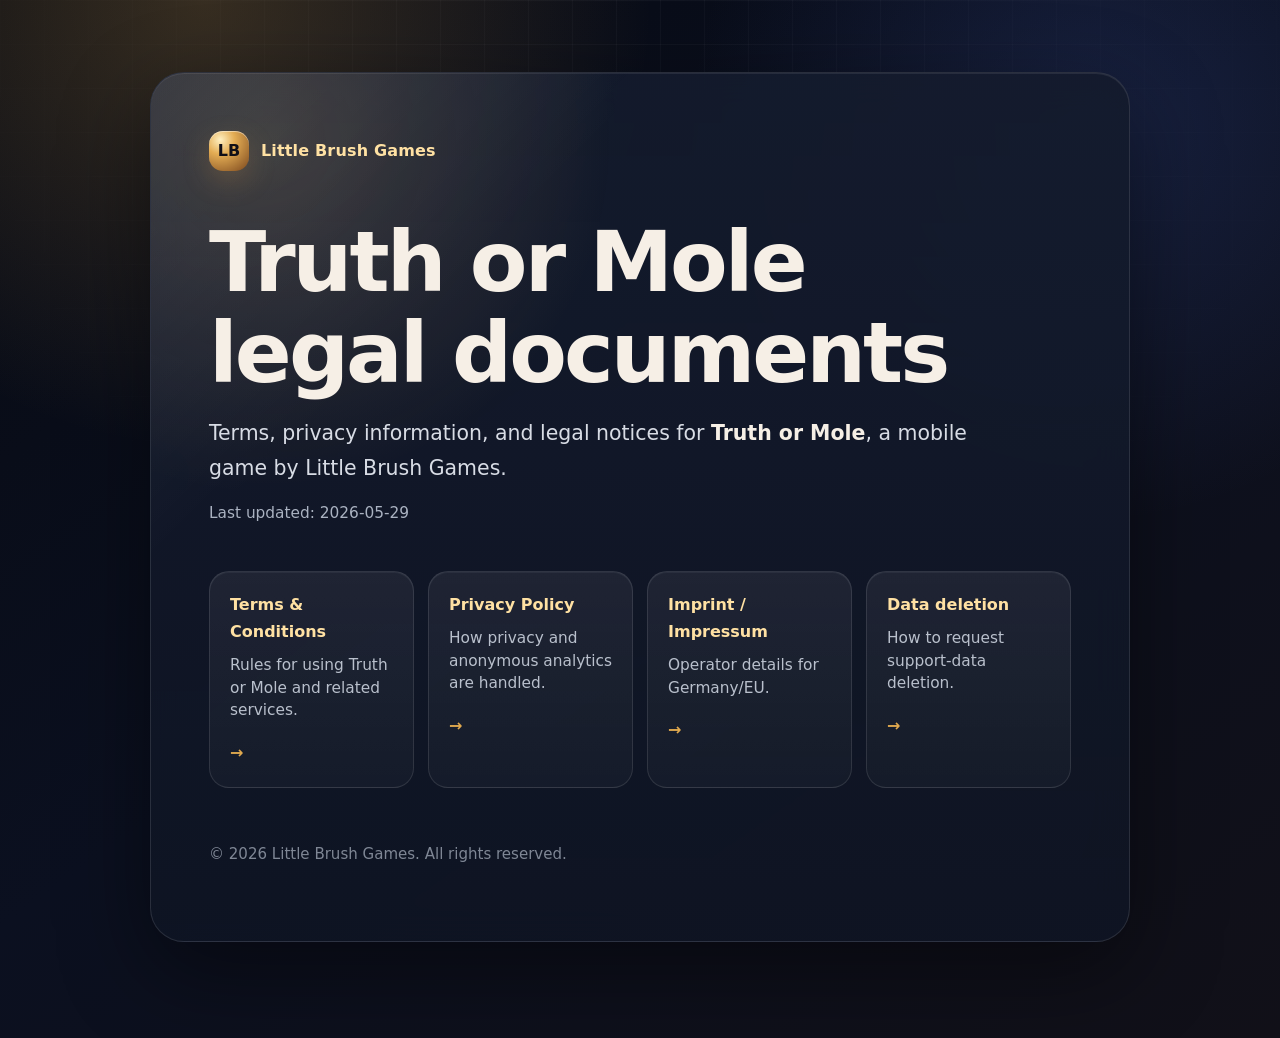
<file: index.html>
<!doctype html>
<html lang="en">
<head>
  <meta charset="utf-8">
  <meta name="viewport" content="width=device-width, initial-scale=1">
  <title>Truth or Mole — Legal</title>
  <meta name="description" content="Legal documents for Truth or Mole by Little Brush Games.">
  <link rel="canonical" href="https://legal.littlebrushgames.com/">
  <meta property="og:title" content="Truth or Mole — Legal">
  <meta property="og:description" content="Legal documents for Truth or Mole by Little Brush Games.">
  <meta property="og:type" content="website">
  <meta property="og:url" content="https://legal.littlebrushgames.com/">
  <meta property="og:site_name" content="Little Brush Games">
  <meta name="twitter:card" content="summary">
  <link rel="stylesheet" href="styles.css?v=20260529-typography2">
</head>
<body>
  <main class="wrapper">
    <section class="card">
      <div class="brand"><span class="brand-mark">LB</span> Little Brush Games</div>
      <h1>Truth or Mole legal documents</h1>
      <p class="lead">Terms, privacy information, and legal notices for <strong>Truth or Mole</strong>, a mobile game by Little Brush Games.</p>
      <p class="meta">Last updated: 2026-05-29</p>

      <nav class="nav" aria-label="Legal documents">
        <a href="terms.html">Terms &amp; Conditions <span>Rules for using Truth or Mole and related services.</span></a>
        <a href="privacy.html">Privacy Policy <span>How privacy and anonymous analytics are handled.</span></a>
        <a href="imprint.html">Imprint / Impressum <span>Operator details for Germany/EU.</span></a>
        <a href="data-deletion.html">Data deletion <span>How to request support-data deletion.</span></a>
      </nav>

      <p class="footer">© 2026 Little Brush Games. All rights reserved.</p>
    </section>
  </main>
</body>
</html>
</file>
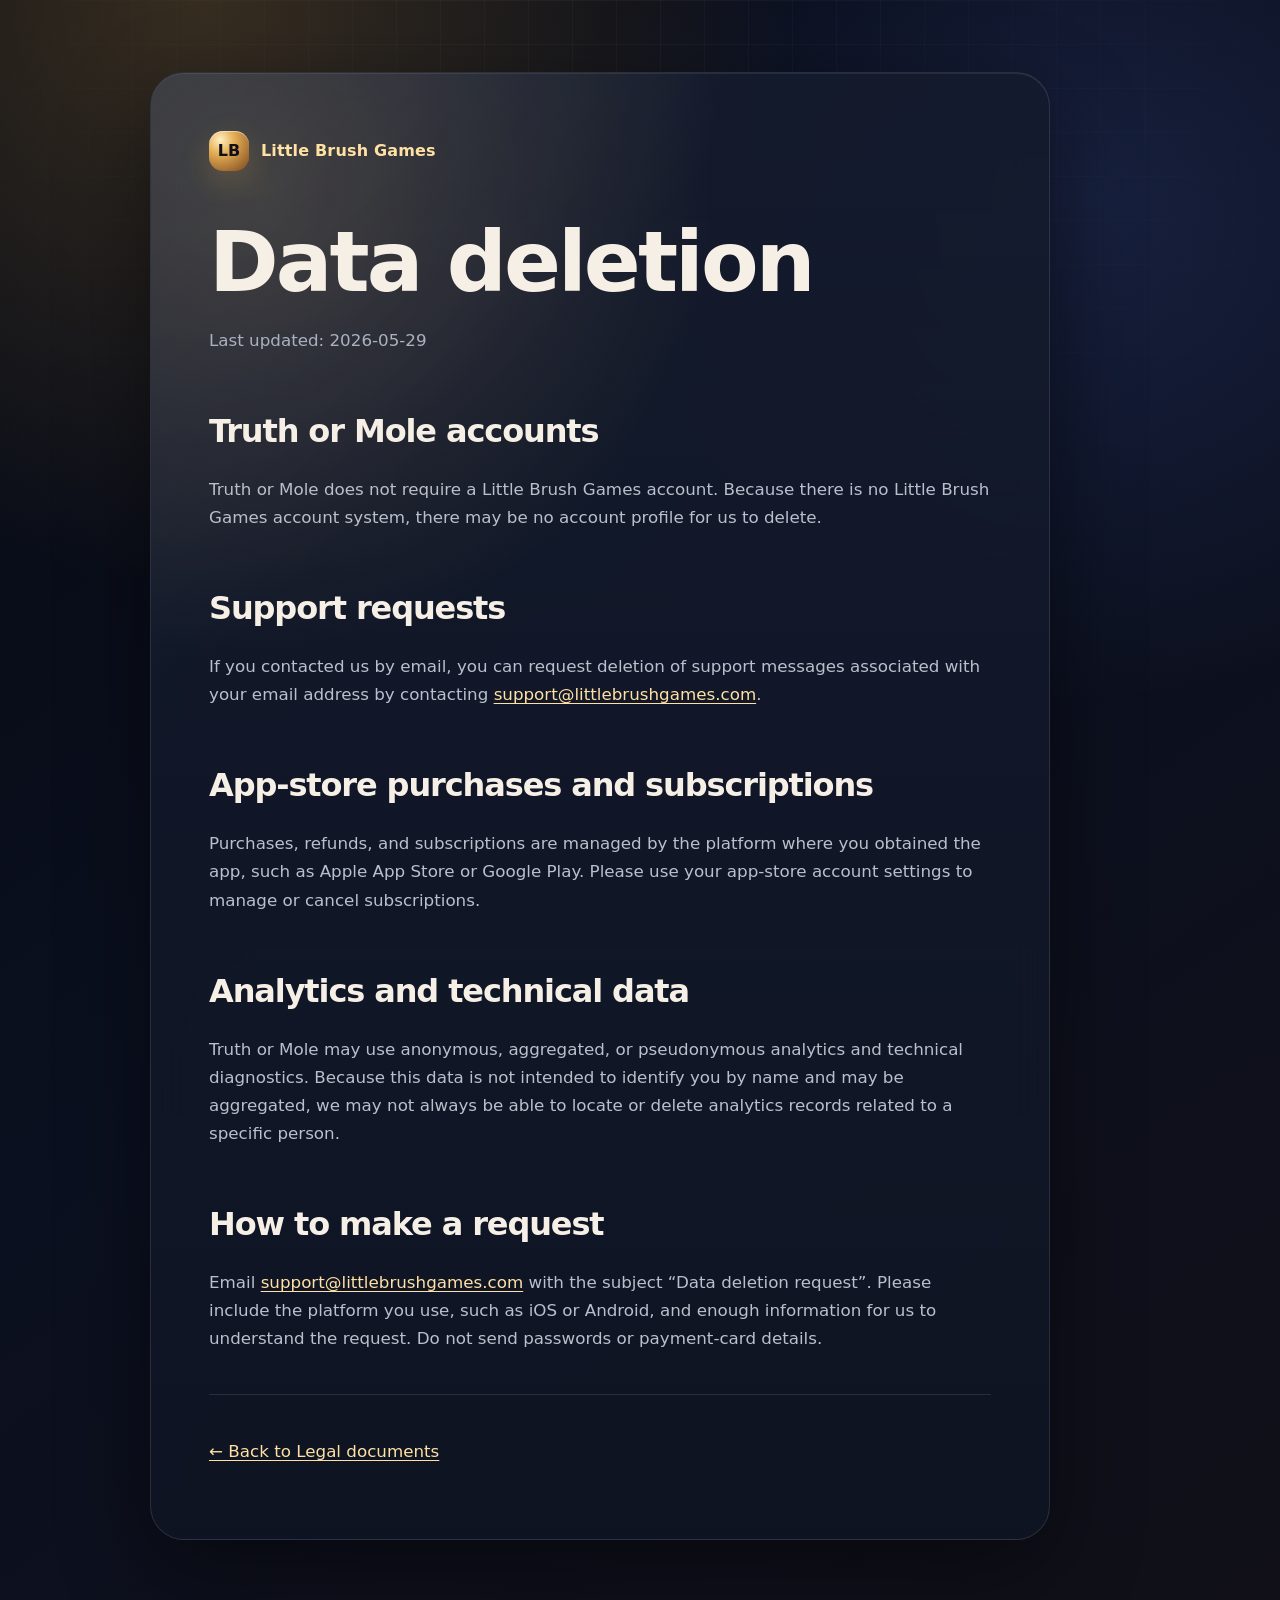
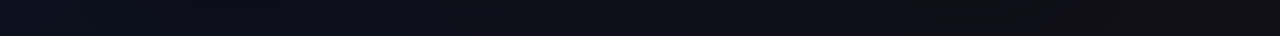
<file: data-deletion.html>
<!doctype html>
<html lang="en">
<head>
  <meta charset="utf-8">
  <meta name="viewport" content="width=device-width, initial-scale=1">
  <title>Data Deletion — Truth or Mole</title>
  <meta name="description" content="How to request data deletion for Truth or Mole by Little Brush Games.">
  <link rel="canonical" href="https://legal.littlebrushgames.com/data-deletion.html">
  <meta property="og:title" content="Data Deletion — Truth or Mole">
  <meta property="og:description" content="How to request data deletion for Truth or Mole by Little Brush Games.">
  <meta property="og:type" content="article">
  <meta property="og:url" content="https://legal.littlebrushgames.com/data-deletion.html">
  <meta property="og:site_name" content="Little Brush Games">
  <meta name="twitter:card" content="summary">
  <link rel="stylesheet" href="styles.css?v=20260529-typography2">
</head>
<body>
  <main class="wrapper">
    <article class="card">
      <div class="brand"><span class="brand-mark">LB</span> Little Brush Games</div>
      <h1>Data deletion</h1>
      <p class="meta">Last updated: 2026-05-29</p>

      <h2>Truth or Mole accounts</h2>
      <p>Truth or Mole does not require a Little Brush Games account. Because there is no Little Brush Games account system, there may be no account profile for us to delete.</p>

      <h2>Support requests</h2>
      <p>If you contacted us by email, you can request deletion of support messages associated with your email address by contacting <a href="mailto:support@littlebrushgames.com">support@littlebrushgames.com</a>.</p>

      <h2>App-store purchases and subscriptions</h2>
      <p>Purchases, refunds, and subscriptions are managed by the platform where you obtained the app, such as Apple App Store or Google Play. Please use your app-store account settings to manage or cancel subscriptions.</p>

      <h2>Analytics and technical data</h2>
      <p>Truth or Mole may use anonymous, aggregated, or pseudonymous analytics and technical diagnostics. Because this data is not intended to identify you by name and may be aggregated, we may not always be able to locate or delete analytics records related to a specific person.</p>

      <h2>How to make a request</h2>
      <p>Email <a href="mailto:support@littlebrushgames.com">support@littlebrushgames.com</a> with the subject “Data deletion request”. Please include the platform you use, such as iOS or Android, and enough information for us to understand the request. Do not send passwords or payment-card details.</p>

      <hr>
      <p><a href="index.html">← Back to Legal documents</a></p>
    </article>
  </main>
</body>
</html>
</file>
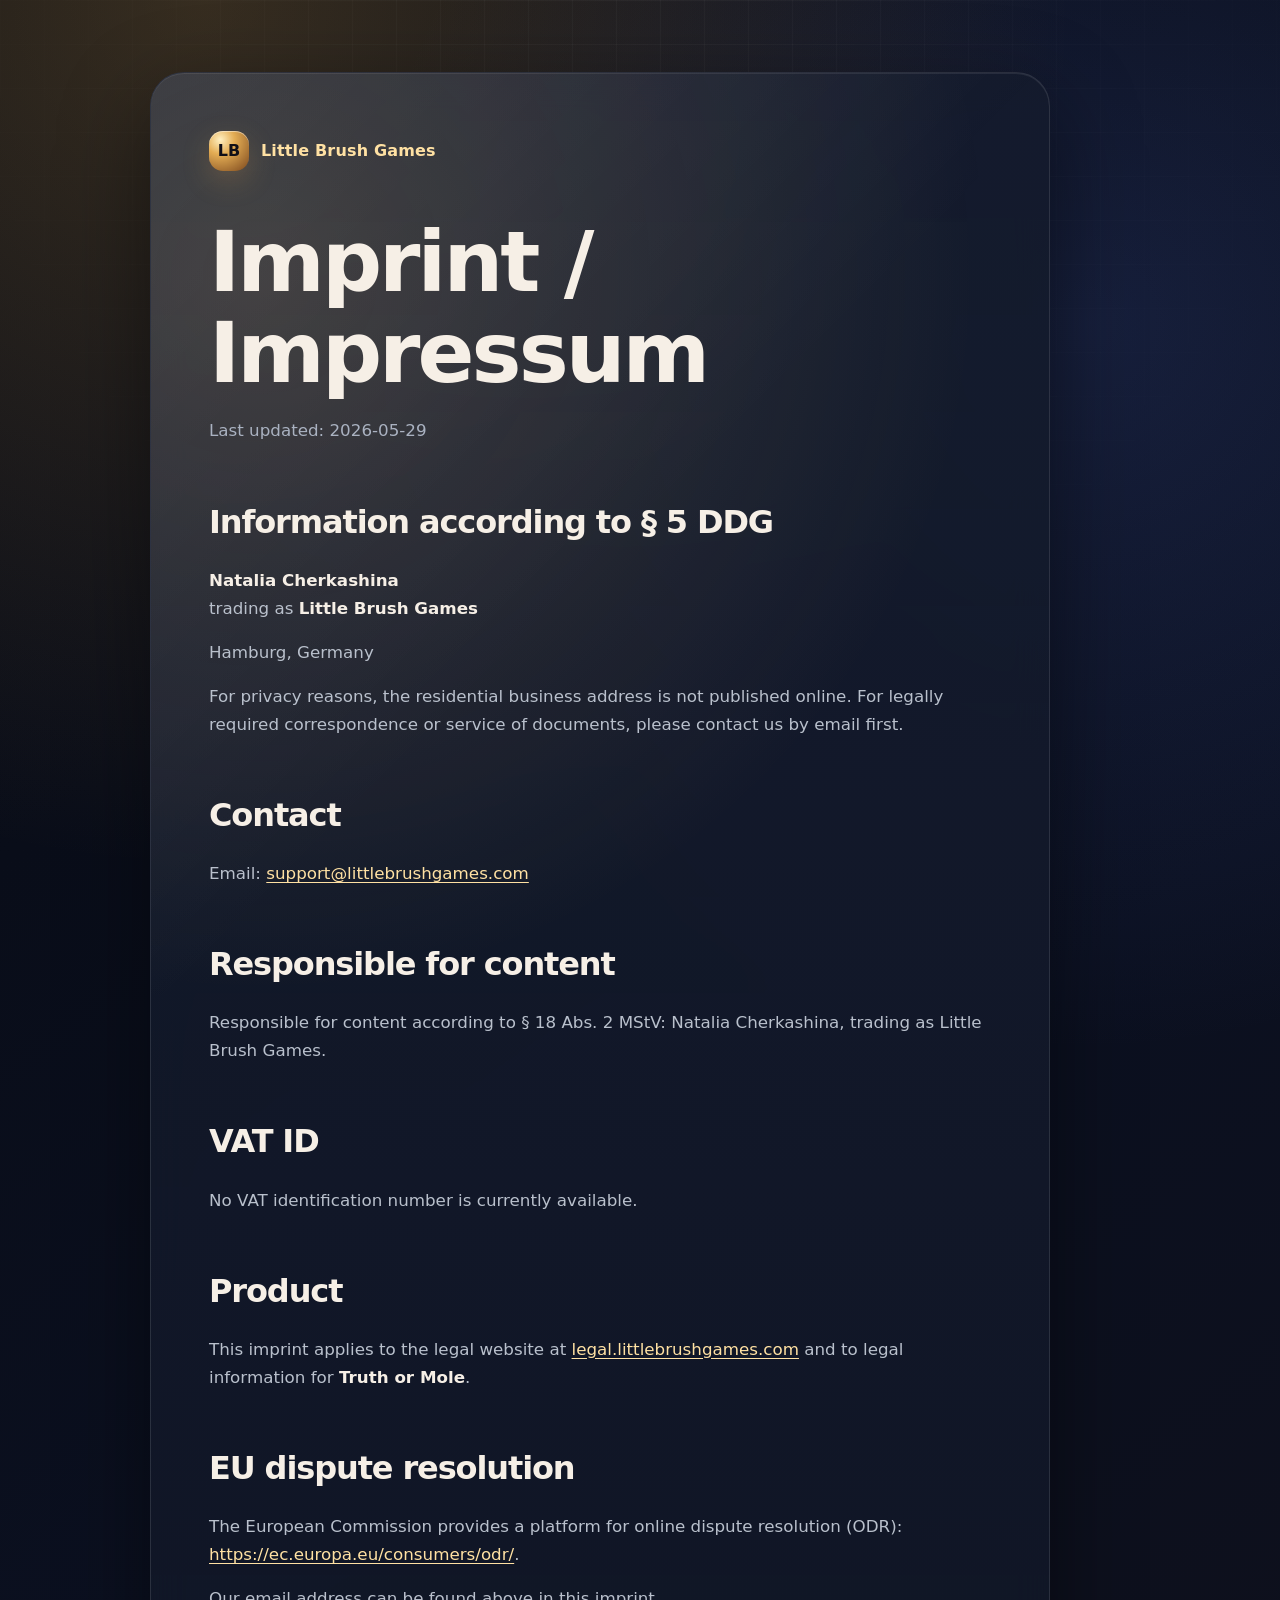
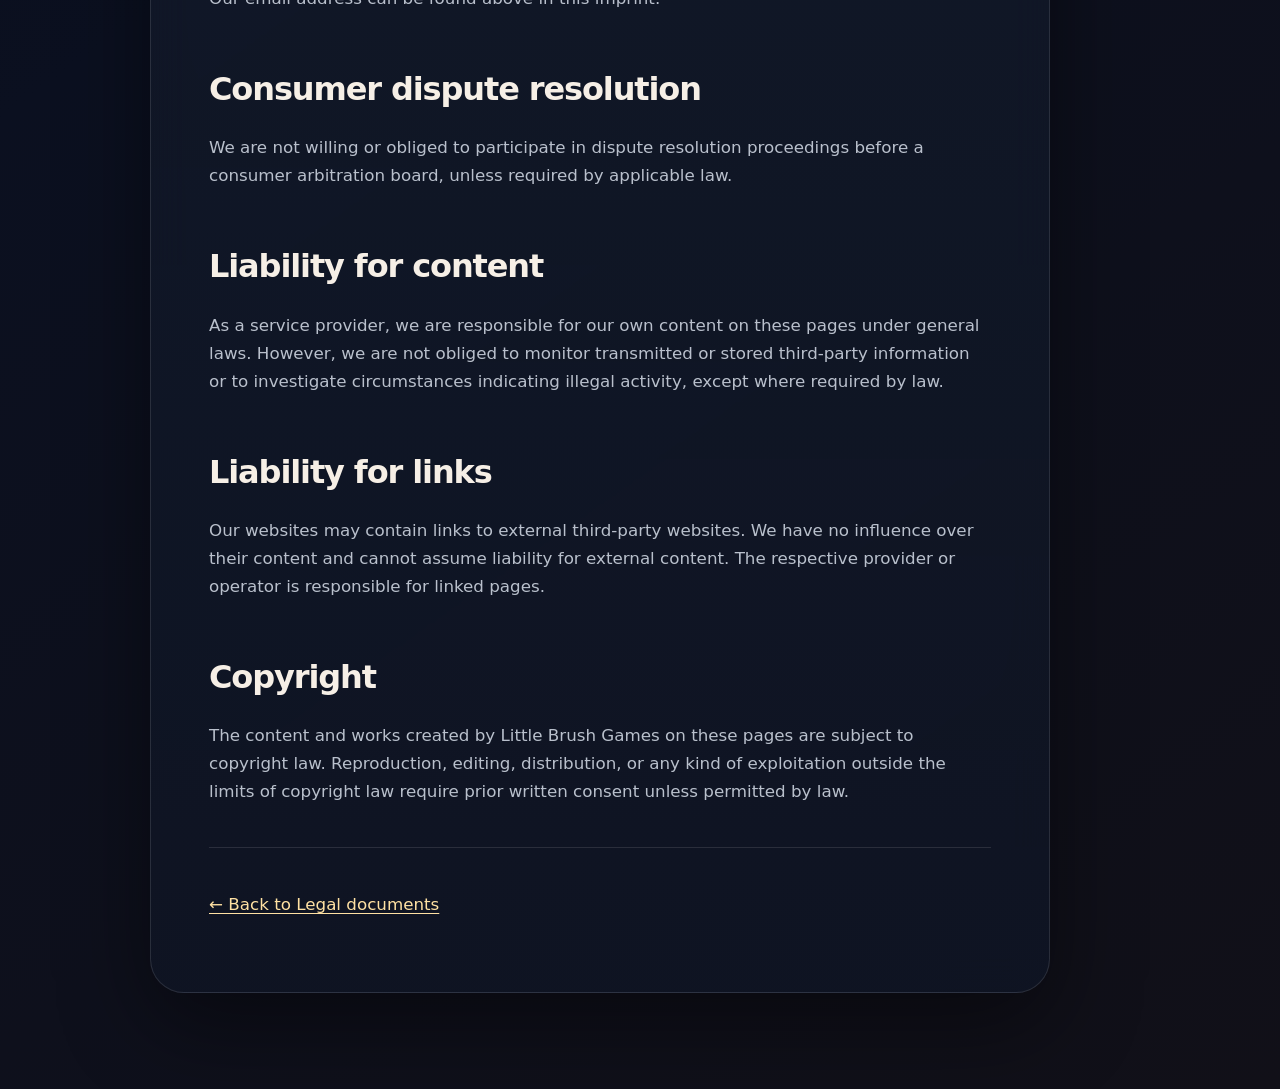
<file: imprint.html>
<!doctype html>
<html lang="en">
<head>
  <meta charset="utf-8">
  <meta name="viewport" content="width=device-width, initial-scale=1">
  <title>Imprint / Impressum — Little Brush Games</title>
  <meta name="description" content="Imprint and legal notice for Little Brush Games.">
  <link rel="canonical" href="https://legal.littlebrushgames.com/imprint.html">
  <meta property="og:title" content="Imprint / Impressum — Little Brush Games">
  <meta property="og:description" content="Imprint and legal notice for Little Brush Games.">
  <meta property="og:type" content="article">
  <meta property="og:url" content="https://legal.littlebrushgames.com/imprint.html">
  <meta property="og:site_name" content="Little Brush Games">
  <meta name="twitter:card" content="summary">
  <link rel="stylesheet" href="styles.css?v=20260529-typography2">
</head>
<body>
  <main class="wrapper">
    <article class="card">
      <div class="brand"><span class="brand-mark">LB</span> Little Brush Games</div>
      <h1>Imprint / Impressum</h1>
      <p class="meta">Last updated: 2026-05-29</p>

      <h2>Information according to § 5 DDG</h2>
      <p><strong>Natalia Cherkashina</strong><br>
      trading as <strong>Little Brush Games</strong></p>
      <p>Hamburg, Germany</p>
      <p>For privacy reasons, the residential business address is not published online. For legally required correspondence or service of documents, please contact us by email first.</p>

      <h2>Contact</h2>
      <p>Email: <a href="mailto:support@littlebrushgames.com">support@littlebrushgames.com</a></p>

      <h2>Responsible for content</h2>
      <p>Responsible for content according to § 18 Abs. 2 MStV: Natalia Cherkashina, trading as Little Brush Games.</p>

      <h2>VAT ID</h2>
      <p>No VAT identification number is currently available.</p>

      <h2>Product</h2>
      <p>This imprint applies to the legal website at <a href="https://legal.littlebrushgames.com">legal.littlebrushgames.com</a> and to legal information for <strong>Truth or Mole</strong>.</p>

      <h2>EU dispute resolution</h2>
      <p>The European Commission provides a platform for online dispute resolution (ODR): <a href="https://ec.europa.eu/consumers/odr/" rel="noopener noreferrer">https://ec.europa.eu/consumers/odr/</a>.</p>
      <p>Our email address can be found above in this imprint.</p>

      <h2>Consumer dispute resolution</h2>
      <p>We are not willing or obliged to participate in dispute resolution proceedings before a consumer arbitration board, unless required by applicable law.</p>

      <h2>Liability for content</h2>
      <p>As a service provider, we are responsible for our own content on these pages under general laws. However, we are not obliged to monitor transmitted or stored third-party information or to investigate circumstances indicating illegal activity, except where required by law.</p>

      <h2>Liability for links</h2>
      <p>Our websites may contain links to external third-party websites. We have no influence over their content and cannot assume liability for external content. The respective provider or operator is responsible for linked pages.</p>

      <h2>Copyright</h2>
      <p>The content and works created by Little Brush Games on these pages are subject to copyright law. Reproduction, editing, distribution, or any kind of exploitation outside the limits of copyright law require prior written consent unless permitted by law.</p>

      <hr>
      <p><a href="index.html">← Back to Legal documents</a></p>
    </article>
  </main>
</body>
</html>
</file>
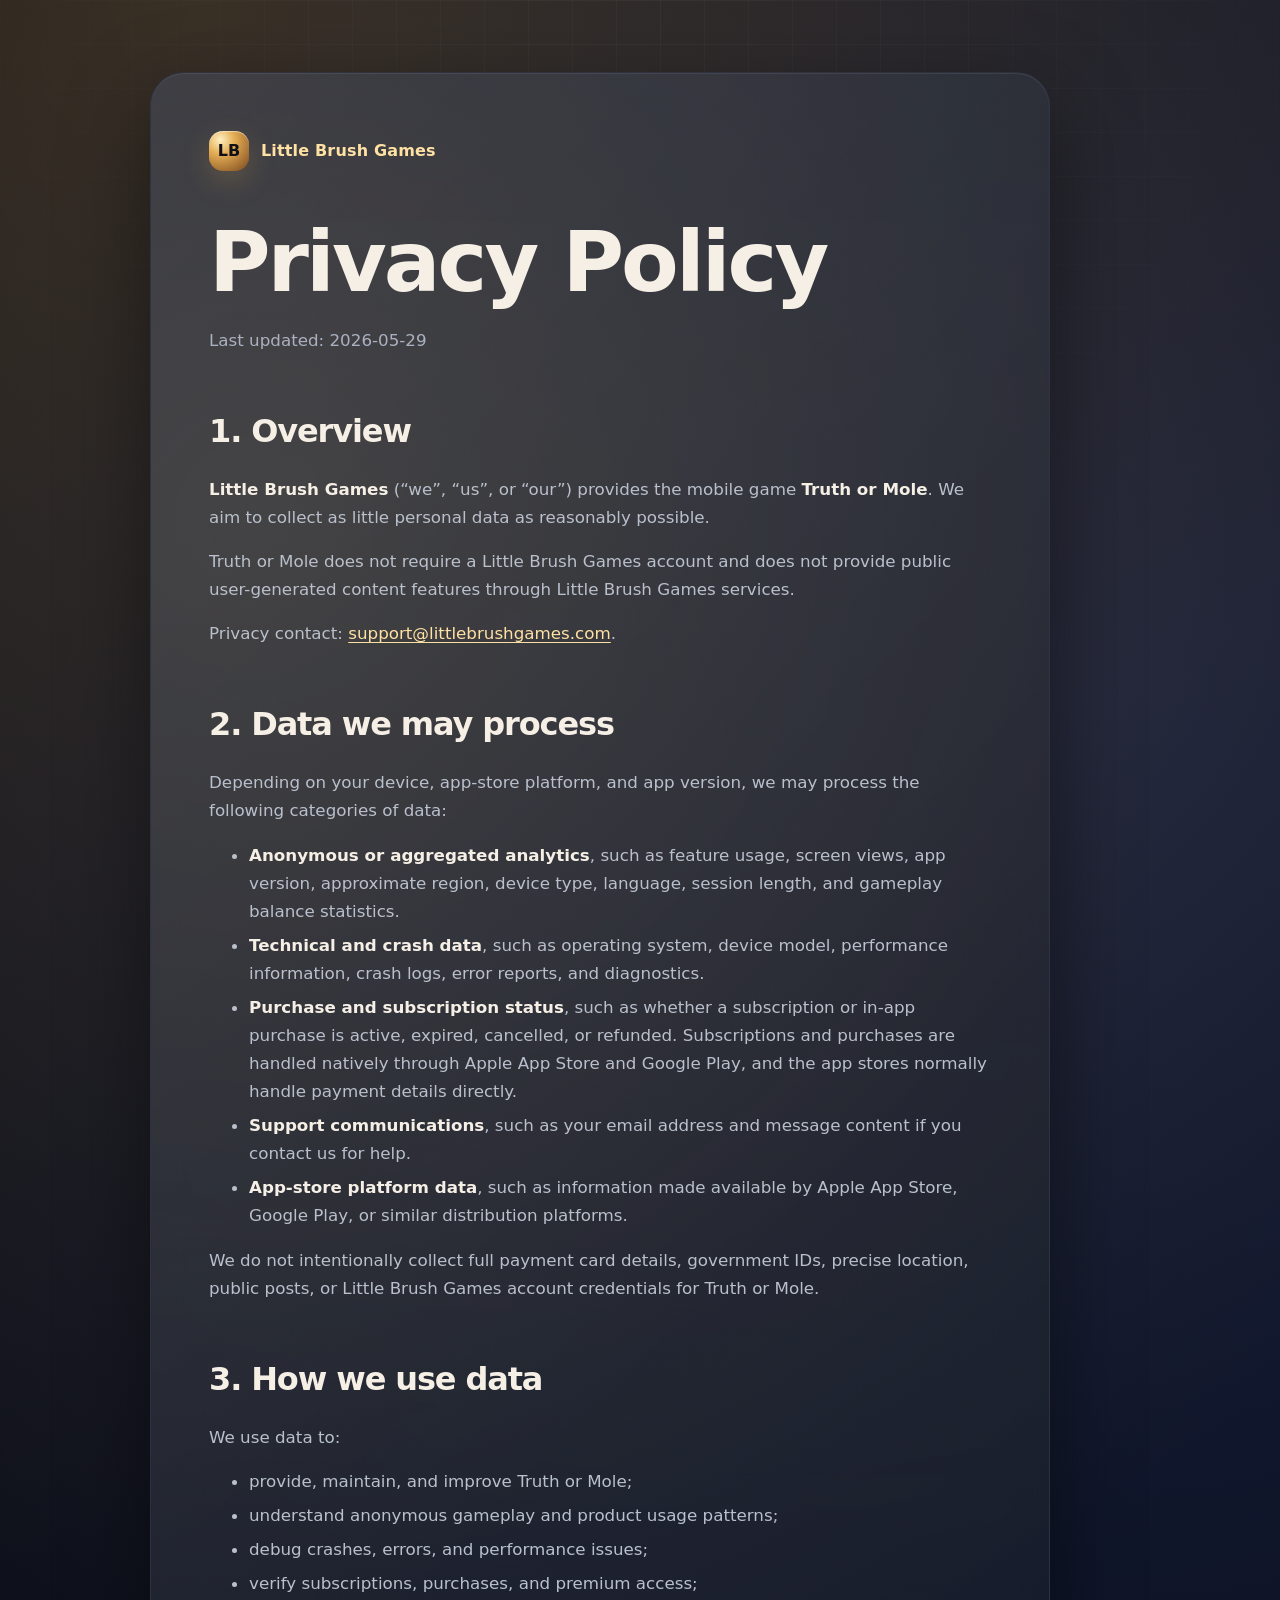
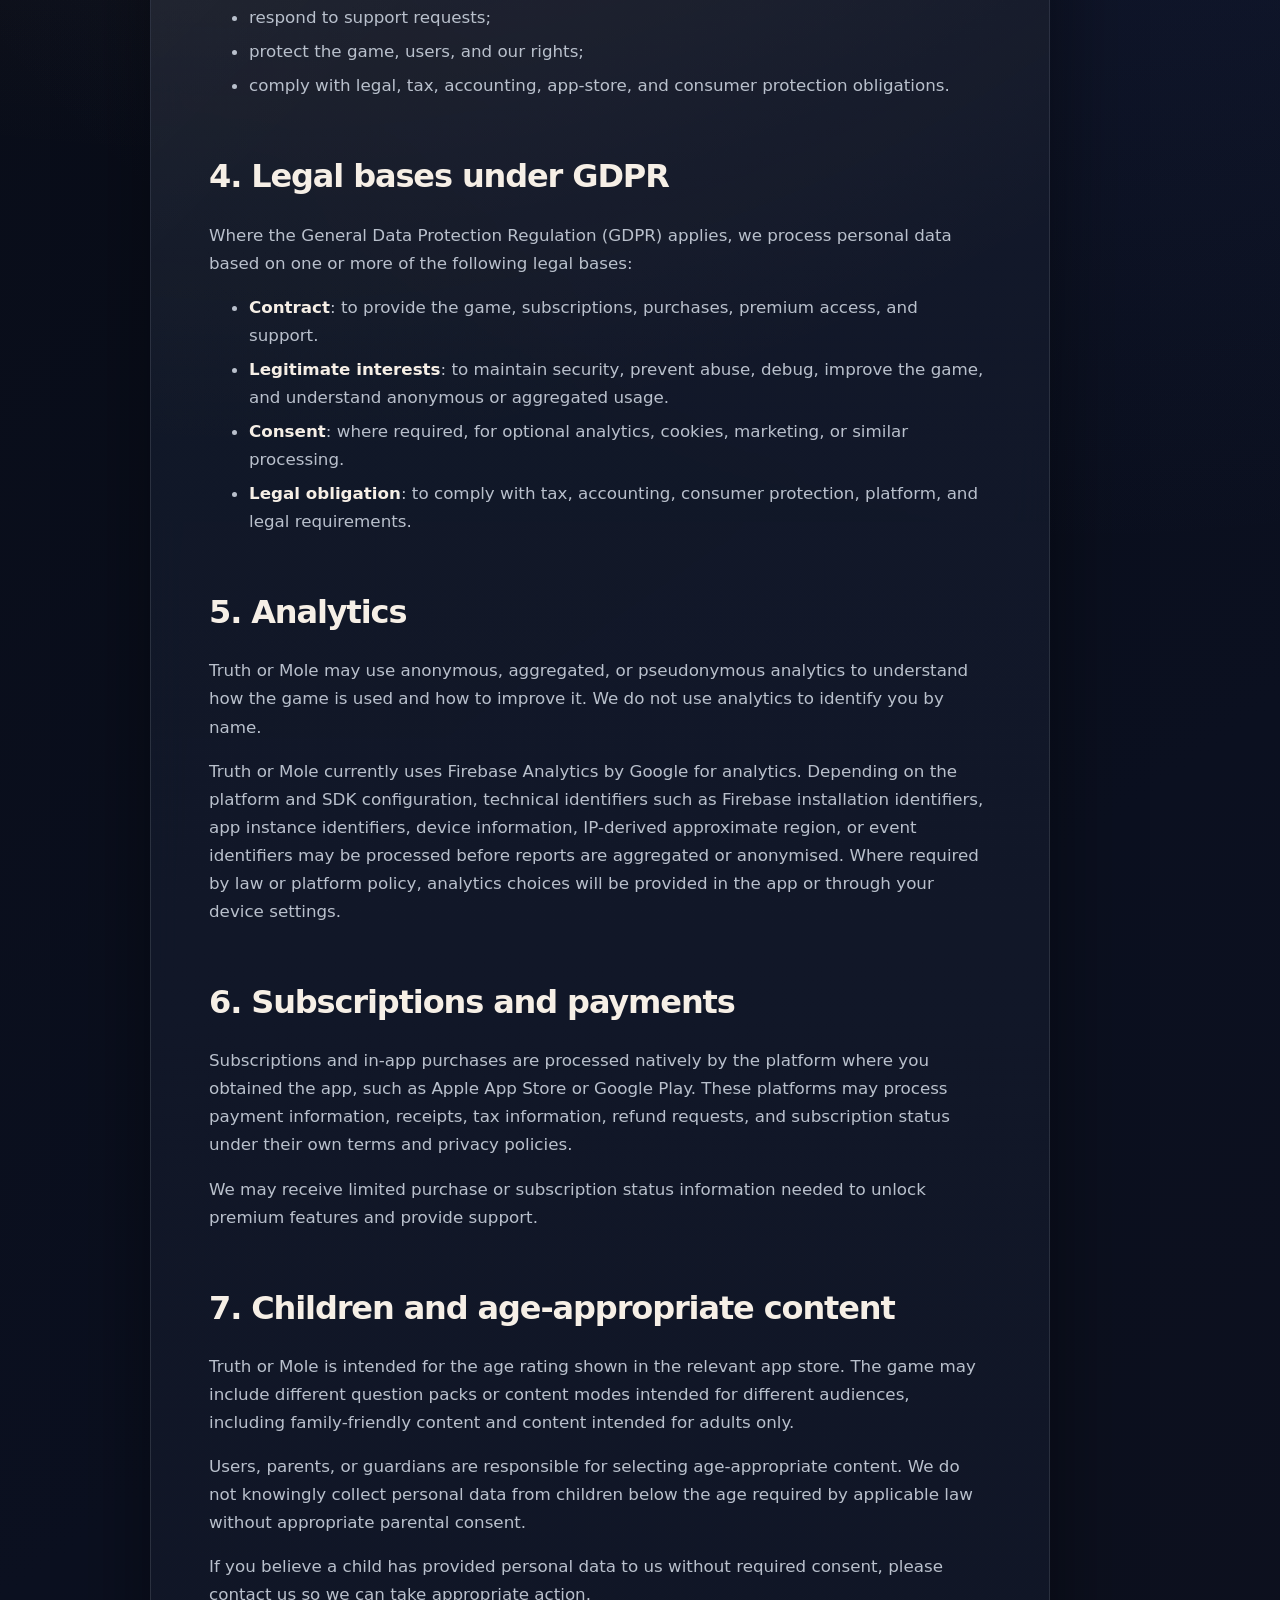
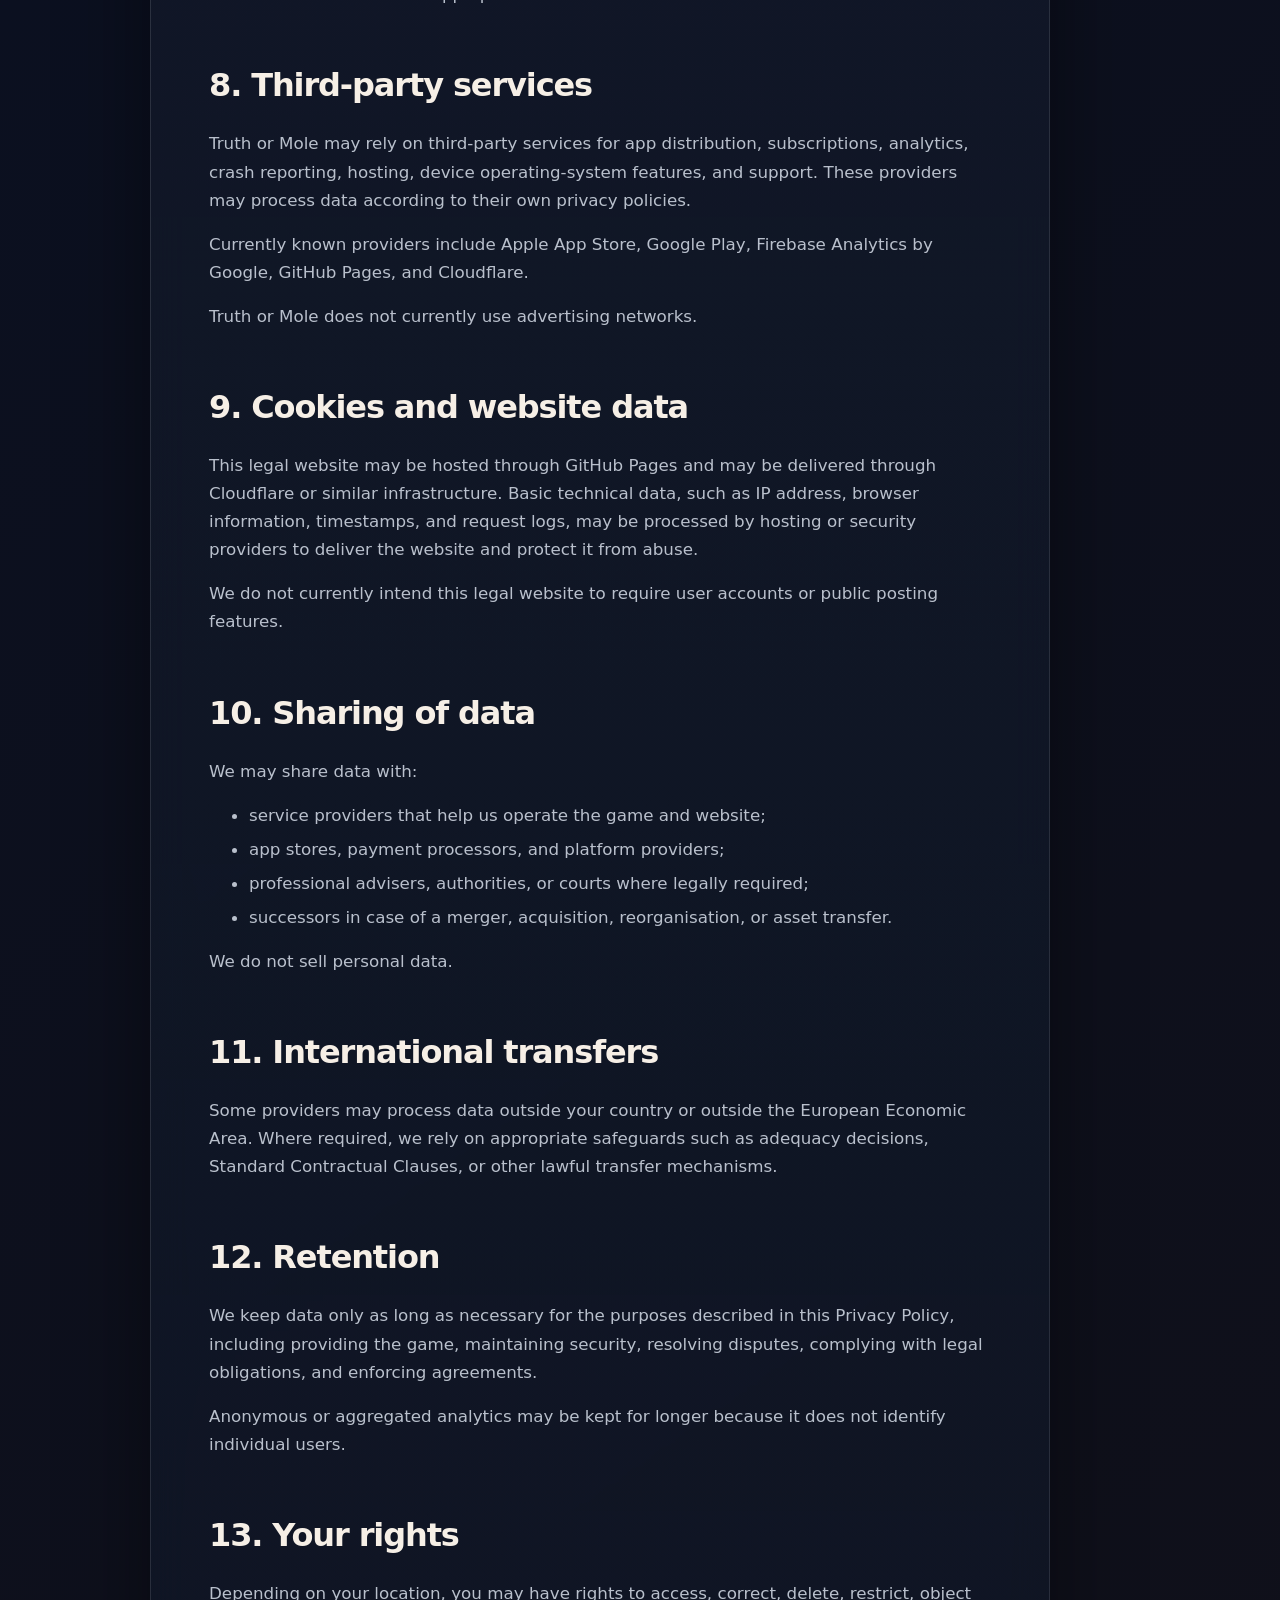
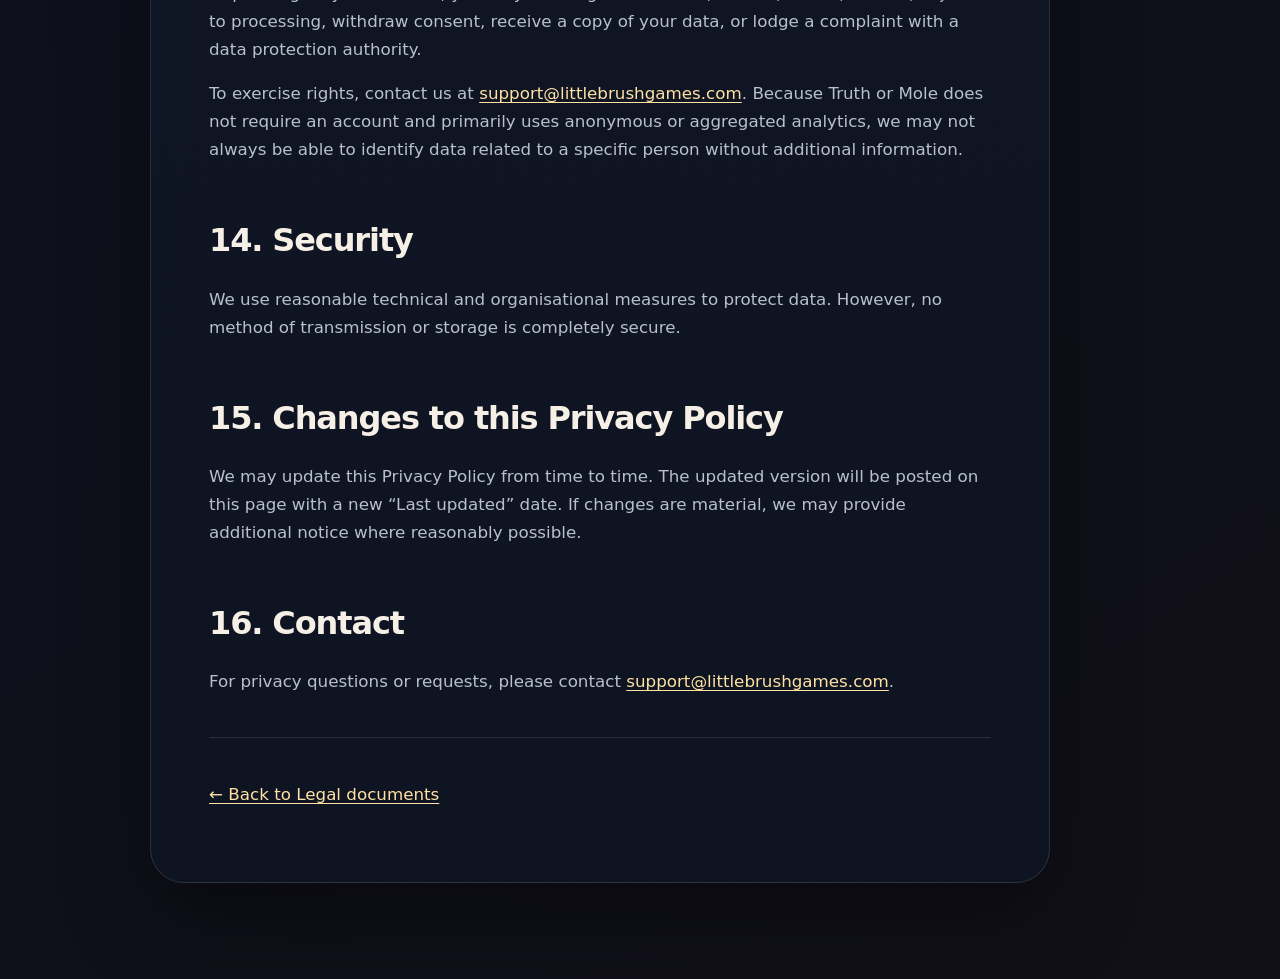
<file: privacy.html>
<!doctype html>
<html lang="en">
<head>
  <meta charset="utf-8">
  <meta name="viewport" content="width=device-width, initial-scale=1">
  <title>Privacy Policy — Truth or Mole</title>
  <meta name="description" content="Privacy Policy for Truth or Mole by Little Brush Games.">
  <link rel="canonical" href="https://legal.littlebrushgames.com/privacy.html">
  <meta property="og:title" content="Privacy Policy — Truth or Mole">
  <meta property="og:description" content="Privacy Policy for Truth or Mole by Little Brush Games.">
  <meta property="og:type" content="article">
  <meta property="og:url" content="https://legal.littlebrushgames.com/privacy.html">
  <meta property="og:site_name" content="Little Brush Games">
  <meta name="twitter:card" content="summary">
  <link rel="stylesheet" href="styles.css?v=20260529-typography2">
</head>
<body>
  <main class="wrapper">
    <article class="card">
      <div class="brand"><span class="brand-mark">LB</span> Little Brush Games</div>
      <h1>Privacy Policy</h1>
      <p class="meta">Last updated: 2026-05-29</p>


      <h2>1. Overview</h2>
      <p><strong>Little Brush Games</strong> (“we”, “us”, or “our”) provides the mobile game <strong>Truth or Mole</strong>. We aim to collect as little personal data as reasonably possible.</p>
      <p>Truth or Mole does not require a Little Brush Games account and does not provide public user-generated content features through Little Brush Games services.</p>
      <p>Privacy contact: <a href="mailto:support@littlebrushgames.com">support@littlebrushgames.com</a>.</p>

      <h2>2. Data we may process</h2>
      <p>Depending on your device, app-store platform, and app version, we may process the following categories of data:</p>
      <ul>
        <li><strong>Anonymous or aggregated analytics</strong>, such as feature usage, screen views, app version, approximate region, device type, language, session length, and gameplay balance statistics.</li>
        <li><strong>Technical and crash data</strong>, such as operating system, device model, performance information, crash logs, error reports, and diagnostics.</li>
        <li><strong>Purchase and subscription status</strong>, such as whether a subscription or in-app purchase is active, expired, cancelled, or refunded. Subscriptions and purchases are handled natively through Apple App Store and Google Play, and the app stores normally handle payment details directly.</li>
        <li><strong>Support communications</strong>, such as your email address and message content if you contact us for help.</li>
        <li><strong>App-store platform data</strong>, such as information made available by Apple App Store, Google Play, or similar distribution platforms.</li>
      </ul>
      <p>We do not intentionally collect full payment card details, government IDs, precise location, public posts, or Little Brush Games account credentials for Truth or Mole.</p>

      <h2>3. How we use data</h2>
      <p>We use data to:</p>
      <ul>
        <li>provide, maintain, and improve Truth or Mole;</li>
        <li>understand anonymous gameplay and product usage patterns;</li>
        <li>debug crashes, errors, and performance issues;</li>
        <li>verify subscriptions, purchases, and premium access;</li>
        <li>respond to support requests;</li>
        <li>protect the game, users, and our rights;</li>
        <li>comply with legal, tax, accounting, app-store, and consumer protection obligations.</li>
      </ul>

      <h2>4. Legal bases under GDPR</h2>
      <p>Where the General Data Protection Regulation (GDPR) applies, we process personal data based on one or more of the following legal bases:</p>
      <ul>
        <li><strong>Contract</strong>: to provide the game, subscriptions, purchases, premium access, and support.</li>
        <li><strong>Legitimate interests</strong>: to maintain security, prevent abuse, debug, improve the game, and understand anonymous or aggregated usage.</li>
        <li><strong>Consent</strong>: where required, for optional analytics, cookies, marketing, or similar processing.</li>
        <li><strong>Legal obligation</strong>: to comply with tax, accounting, consumer protection, platform, and legal requirements.</li>
      </ul>

      <h2>5. Analytics</h2>
      <p>Truth or Mole may use anonymous, aggregated, or pseudonymous analytics to understand how the game is used and how to improve it. We do not use analytics to identify you by name.</p>
      <p>Truth or Mole currently uses Firebase Analytics by Google for analytics. Depending on the platform and SDK configuration, technical identifiers such as Firebase installation identifiers, app instance identifiers, device information, IP-derived approximate region, or event identifiers may be processed before reports are aggregated or anonymised. Where required by law or platform policy, analytics choices will be provided in the app or through your device settings.</p>

      <h2>6. Subscriptions and payments</h2>
      <p>Subscriptions and in-app purchases are processed natively by the platform where you obtained the app, such as Apple App Store or Google Play. These platforms may process payment information, receipts, tax information, refund requests, and subscription status under their own terms and privacy policies.</p>
      <p>We may receive limited purchase or subscription status information needed to unlock premium features and provide support.</p>

      <h2>7. Children and age-appropriate content</h2>
      <p>Truth or Mole is intended for the age rating shown in the relevant app store. The game may include different question packs or content modes intended for different audiences, including family-friendly content and content intended for adults only.</p>
      <p>Users, parents, or guardians are responsible for selecting age-appropriate content. We do not knowingly collect personal data from children below the age required by applicable law without appropriate parental consent.</p>
      <p>If you believe a child has provided personal data to us without required consent, please contact us so we can take appropriate action.</p>

      <h2>8. Third-party services</h2>
      <p>Truth or Mole may rely on third-party services for app distribution, subscriptions, analytics, crash reporting, hosting, device operating-system features, and support. These providers may process data according to their own privacy policies.</p>
      <p>Currently known providers include Apple App Store, Google Play, Firebase Analytics by Google, GitHub Pages, and Cloudflare.</p>
      <p>Truth or Mole does not currently use advertising networks.</p>

      <h2>9. Cookies and website data</h2>
      <p>This legal website may be hosted through GitHub Pages and may be delivered through Cloudflare or similar infrastructure. Basic technical data, such as IP address, browser information, timestamps, and request logs, may be processed by hosting or security providers to deliver the website and protect it from abuse.</p>
      <p>We do not currently intend this legal website to require user accounts or public posting features.</p>

      <h2>10. Sharing of data</h2>
      <p>We may share data with:</p>
      <ul>
        <li>service providers that help us operate the game and website;</li>
        <li>app stores, payment processors, and platform providers;</li>
        <li>professional advisers, authorities, or courts where legally required;</li>
        <li>successors in case of a merger, acquisition, reorganisation, or asset transfer.</li>
      </ul>
      <p>We do not sell personal data.</p>

      <h2>11. International transfers</h2>
      <p>Some providers may process data outside your country or outside the European Economic Area. Where required, we rely on appropriate safeguards such as adequacy decisions, Standard Contractual Clauses, or other lawful transfer mechanisms.</p>

      <h2>12. Retention</h2>
      <p>We keep data only as long as necessary for the purposes described in this Privacy Policy, including providing the game, maintaining security, resolving disputes, complying with legal obligations, and enforcing agreements.</p>
      <p>Anonymous or aggregated analytics may be kept for longer because it does not identify individual users.</p>

      <h2>13. Your rights</h2>
      <p>Depending on your location, you may have rights to access, correct, delete, restrict, object to processing, withdraw consent, receive a copy of your data, or lodge a complaint with a data protection authority.</p>
      <p>To exercise rights, contact us at <a href="mailto:support@littlebrushgames.com">support@littlebrushgames.com</a>. Because Truth or Mole does not require an account and primarily uses anonymous or aggregated analytics, we may not always be able to identify data related to a specific person without additional information.</p>

      <h2>14. Security</h2>
      <p>We use reasonable technical and organisational measures to protect data. However, no method of transmission or storage is completely secure.</p>

      <h2>15. Changes to this Privacy Policy</h2>
      <p>We may update this Privacy Policy from time to time. The updated version will be posted on this page with a new “Last updated” date. If changes are material, we may provide additional notice where reasonably possible.</p>

      <h2>16. Contact</h2>
      <p>For privacy questions or requests, please contact <a href="mailto:support@littlebrushgames.com">support@littlebrushgames.com</a>.</p>

      <hr>
      <p><a href="index.html">← Back to Legal documents</a></p>
    </article>
  </main>
</body>
</html>
</file>
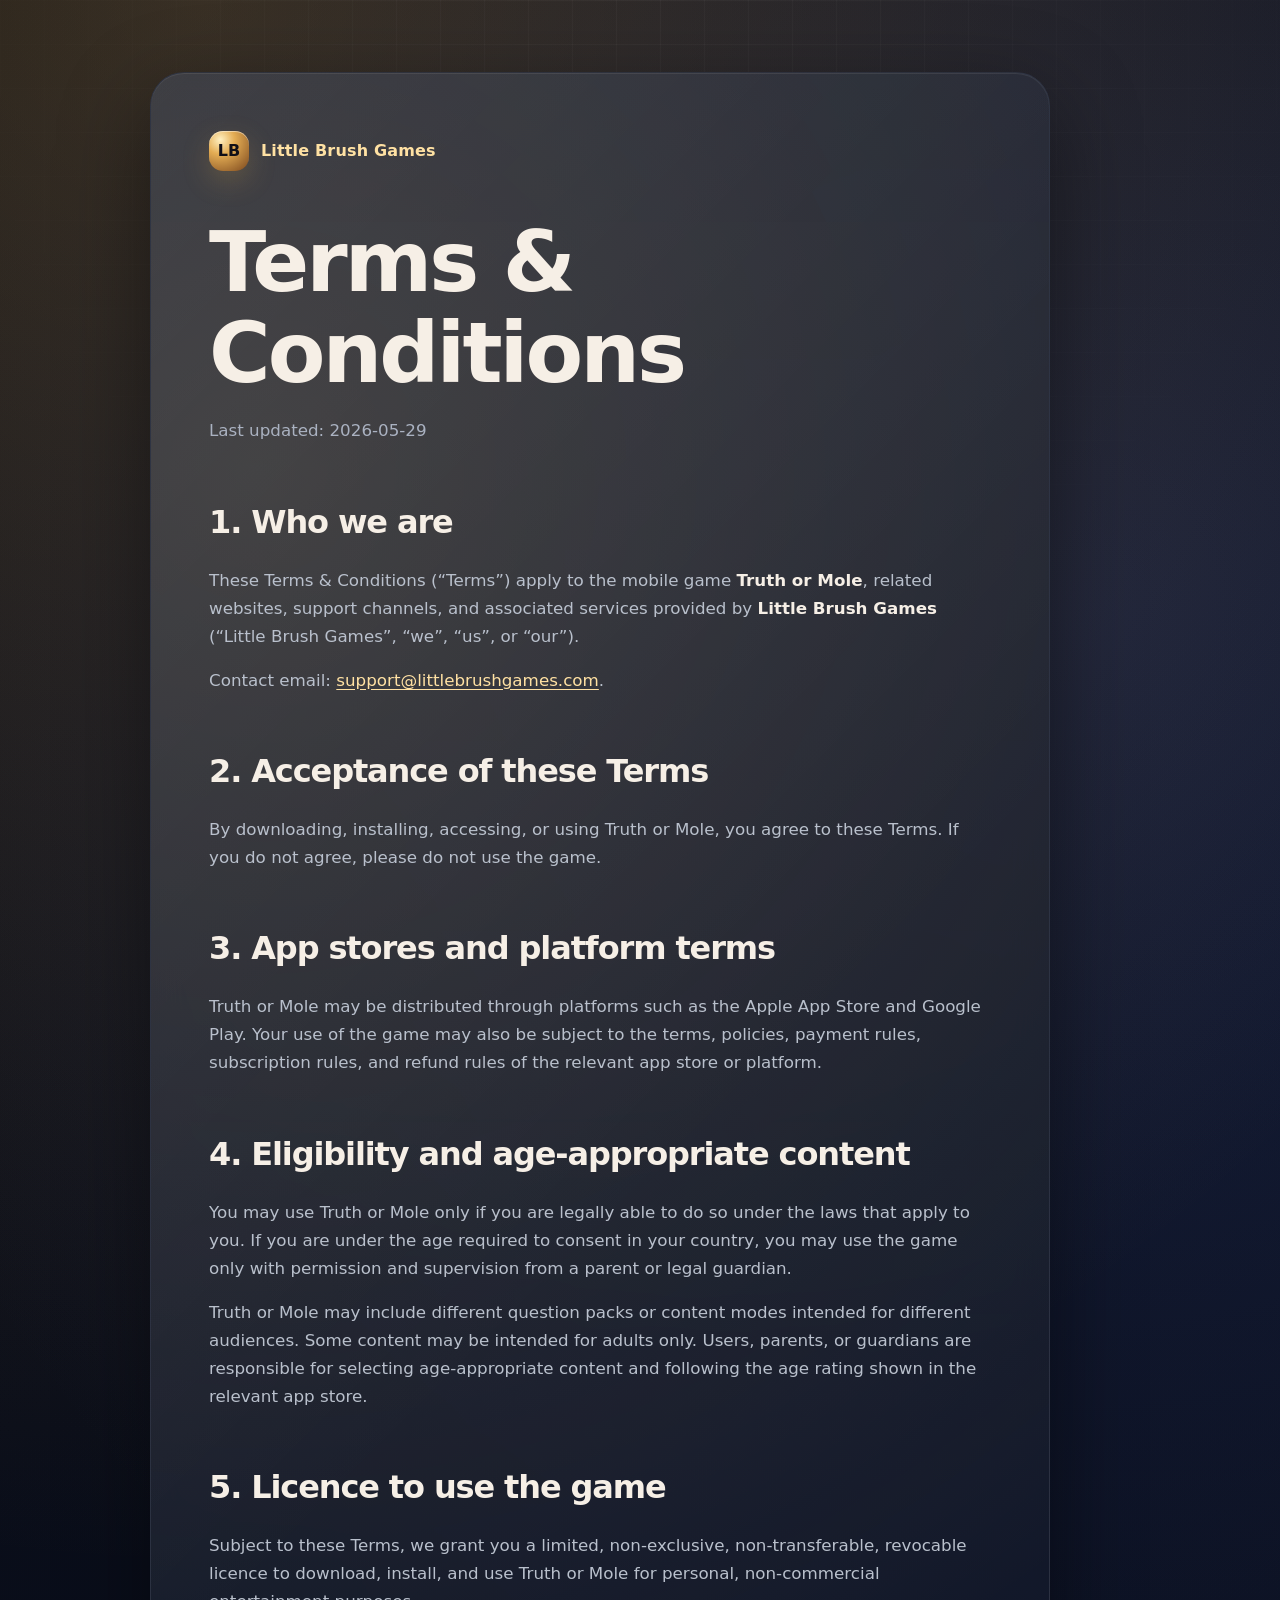
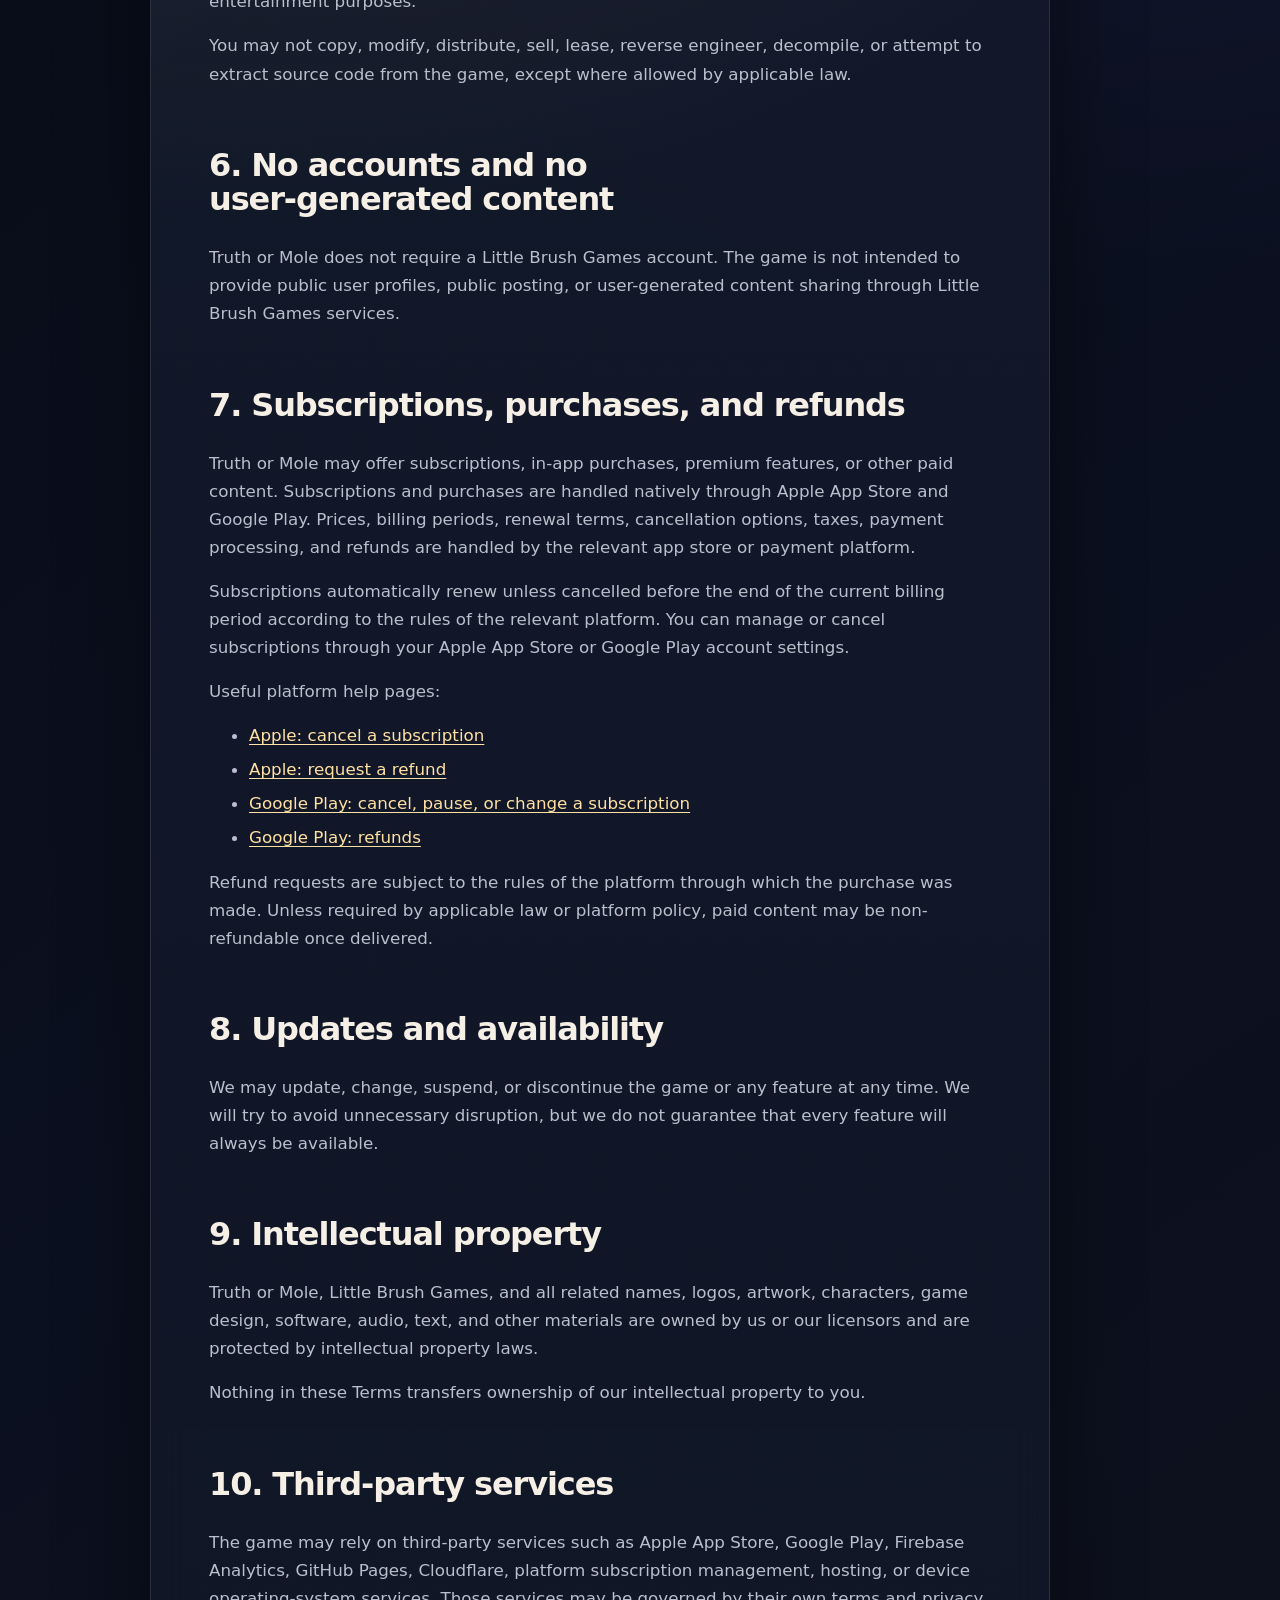
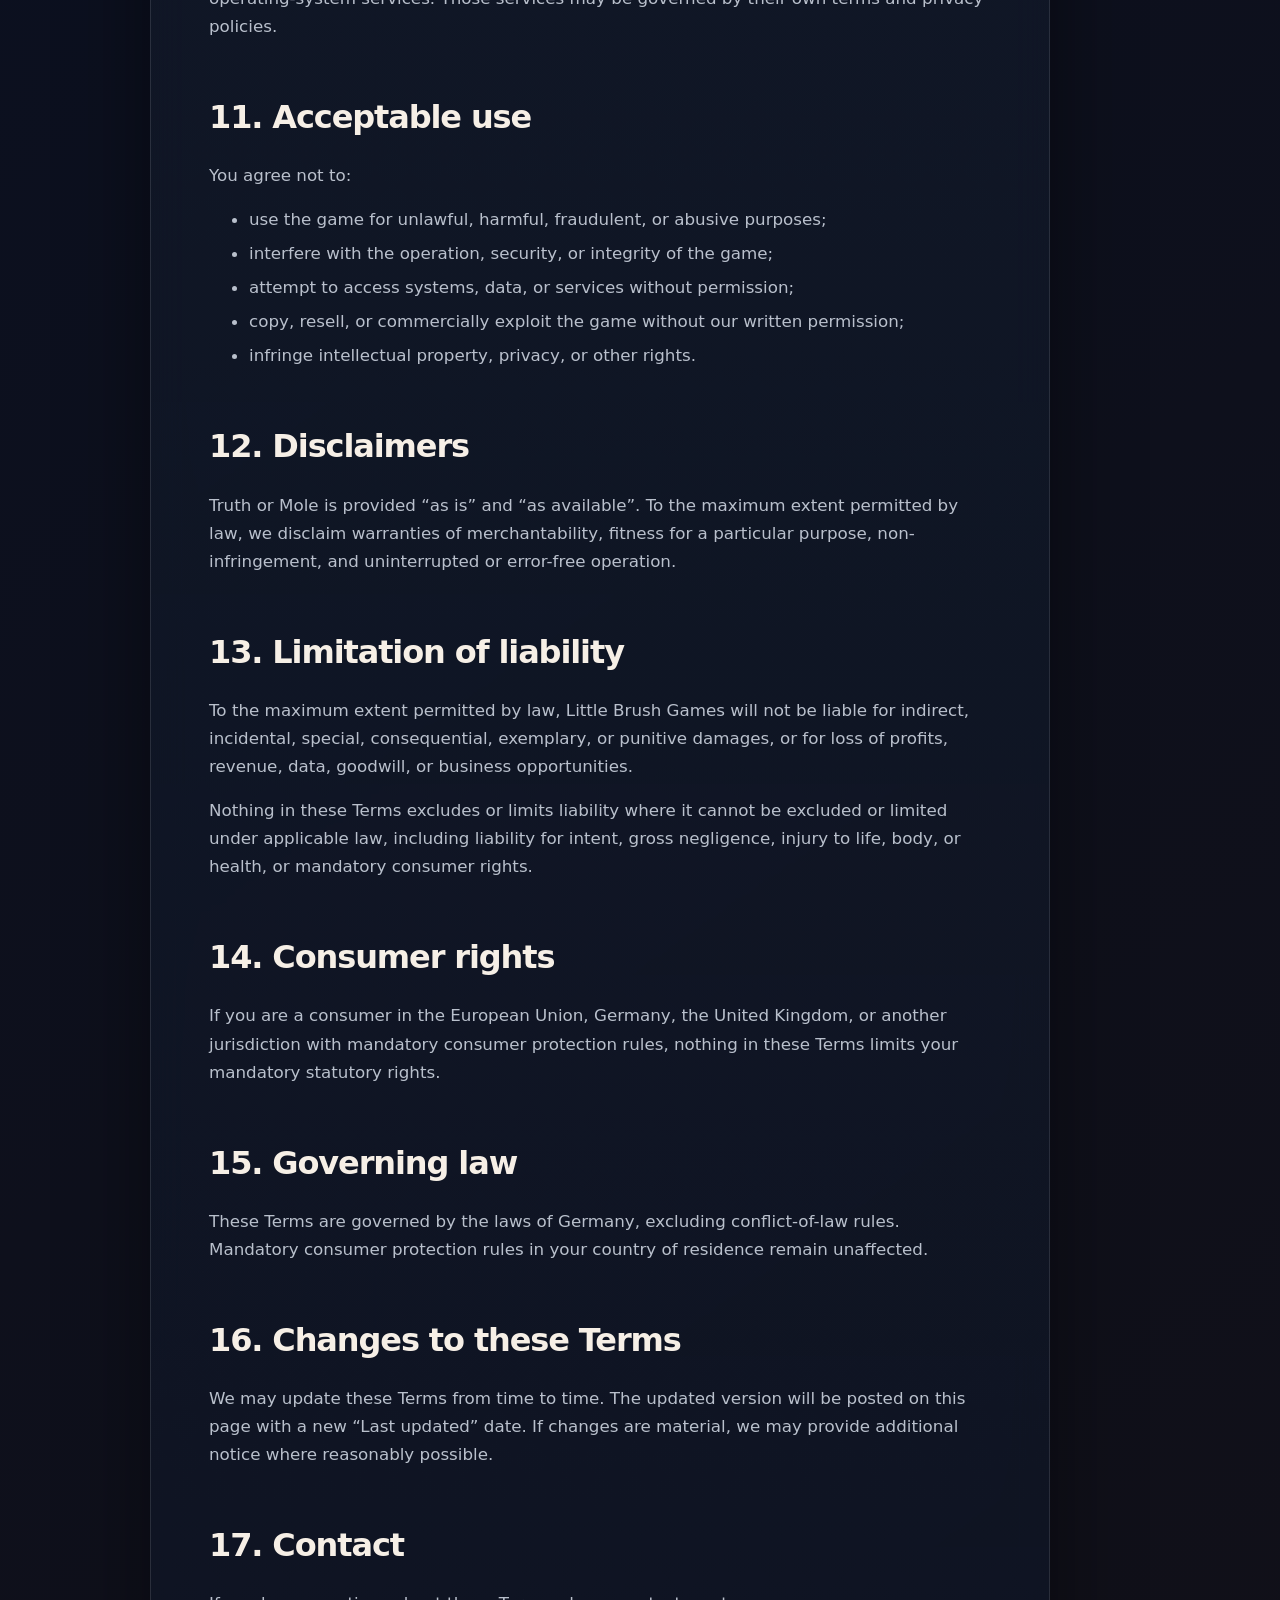
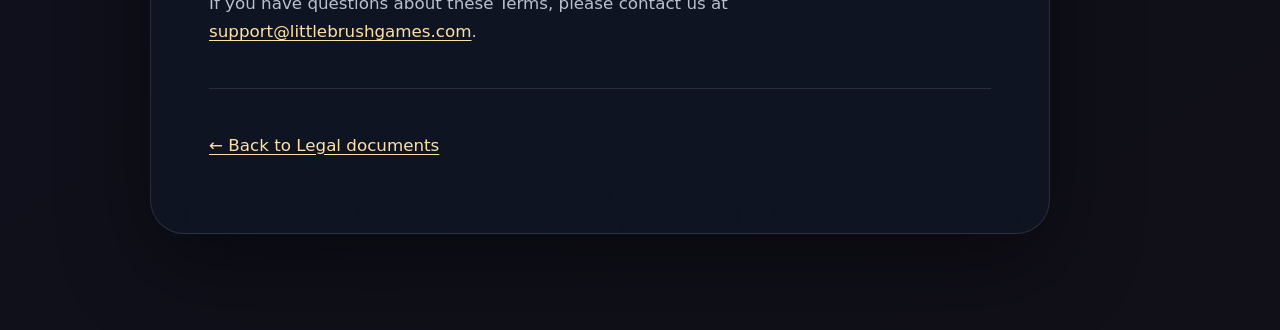
<file: terms.html>
<!doctype html>
<html lang="en">
<head>
  <meta charset="utf-8">
  <meta name="viewport" content="width=device-width, initial-scale=1">
  <title>Terms & Conditions — Truth or Mole</title>
  <meta name="description" content="Terms and Conditions for Truth or Mole by Little Brush Games.">
  <link rel="canonical" href="https://legal.littlebrushgames.com/terms.html">
  <meta property="og:title" content="Terms & Conditions — Truth or Mole">
  <meta property="og:description" content="Terms and Conditions for Truth or Mole by Little Brush Games.">
  <meta property="og:type" content="article">
  <meta property="og:url" content="https://legal.littlebrushgames.com/terms.html">
  <meta property="og:site_name" content="Little Brush Games">
  <meta name="twitter:card" content="summary">
  <link rel="stylesheet" href="styles.css?v=20260529-typography2">
</head>
<body>
  <main class="wrapper">
    <article class="card">
      <div class="brand"><span class="brand-mark">LB</span> Little Brush Games</div>
      <h1>Terms &amp; Conditions</h1>
      <p class="meta">Last updated: 2026-05-29</p>


      <h2>1. Who we are</h2>
      <p>These Terms &amp; Conditions (“Terms”) apply to the mobile game <strong>Truth or Mole</strong>, related websites, support channels, and associated services provided by <strong>Little Brush Games</strong> (“Little Brush Games”, “we”, “us”, or “our”).</p>
      <p>Contact email: <a href="mailto:support@littlebrushgames.com">support@littlebrushgames.com</a>.</p>

      <h2>2. Acceptance of these Terms</h2>
      <p>By downloading, installing, accessing, or using Truth or Mole, you agree to these Terms. If you do not agree, please do not use the game.</p>

      <h2>3. App stores and platform terms</h2>
      <p>Truth or Mole may be distributed through platforms such as the Apple App Store and Google Play. Your use of the game may also be subject to the terms, policies, payment rules, subscription rules, and refund rules of the relevant app store or platform.</p>

      <h2>4. Eligibility and age-appropriate content</h2>
      <p>You may use Truth or Mole only if you are legally able to do so under the laws that apply to you. If you are under the age required to consent in your country, you may use the game only with permission and supervision from a parent or legal guardian.</p>
      <p>Truth or Mole may include different question packs or content modes intended for different audiences. Some content may be intended for adults only. Users, parents, or guardians are responsible for selecting age-appropriate content and following the age rating shown in the relevant app store.</p>

      <h2>5. Licence to use the game</h2>
      <p>Subject to these Terms, we grant you a limited, non-exclusive, non-transferable, revocable licence to download, install, and use Truth or Mole for personal, non-commercial entertainment purposes.</p>
      <p>You may not copy, modify, distribute, sell, lease, reverse engineer, decompile, or attempt to extract source code from the game, except where allowed by applicable law.</p>

      <h2>6. No accounts and no user-generated content</h2>
      <p>Truth or Mole does not require a Little Brush Games account. The game is not intended to provide public user profiles, public posting, or user-generated content sharing through Little Brush Games services.</p>

      <h2>7. Subscriptions, purchases, and refunds</h2>
      <p>Truth or Mole may offer subscriptions, in-app purchases, premium features, or other paid content. Subscriptions and purchases are handled natively through Apple App Store and Google Play. Prices, billing periods, renewal terms, cancellation options, taxes, payment processing, and refunds are handled by the relevant app store or payment platform.</p>
      <p>Subscriptions automatically renew unless cancelled before the end of the current billing period according to the rules of the relevant platform. You can manage or cancel subscriptions through your Apple App Store or Google Play account settings.</p>
      <p>Useful platform help pages:</p>
      <ul>
        <li><a href="https://support.apple.com/118428" rel="noopener noreferrer">Apple: cancel a subscription</a></li>
        <li><a href="https://support.apple.com/118223" rel="noopener noreferrer">Apple: request a refund</a></li>
        <li><a href="https://support.google.com/googleplay/answer/7018481" rel="noopener noreferrer">Google Play: cancel, pause, or change a subscription</a></li>
        <li><a href="https://support.google.com/googleplay/answer/2479637" rel="noopener noreferrer">Google Play: refunds</a></li>
      </ul>
      <p>Refund requests are subject to the rules of the platform through which the purchase was made. Unless required by applicable law or platform policy, paid content may be non-refundable once delivered.</p>

      <h2>8. Updates and availability</h2>
      <p>We may update, change, suspend, or discontinue the game or any feature at any time. We will try to avoid unnecessary disruption, but we do not guarantee that every feature will always be available.</p>

      <h2>9. Intellectual property</h2>
      <p>Truth or Mole, Little Brush Games, and all related names, logos, artwork, characters, game design, software, audio, text, and other materials are owned by us or our licensors and are protected by intellectual property laws.</p>
      <p>Nothing in these Terms transfers ownership of our intellectual property to you.</p>

      <h2>10. Third-party services</h2>
      <p>The game may rely on third-party services such as Apple App Store, Google Play, Firebase Analytics, GitHub Pages, Cloudflare, platform subscription management, hosting, or device operating-system services. Those services may be governed by their own terms and privacy policies.</p>

      <h2>11. Acceptable use</h2>
      <p>You agree not to:</p>
      <ul>
        <li>use the game for unlawful, harmful, fraudulent, or abusive purposes;</li>
        <li>interfere with the operation, security, or integrity of the game;</li>
        <li>attempt to access systems, data, or services without permission;</li>
        <li>copy, resell, or commercially exploit the game without our written permission;</li>
        <li>infringe intellectual property, privacy, or other rights.</li>
      </ul>

      <h2>12. Disclaimers</h2>
      <p>Truth or Mole is provided “as is” and “as available”. To the maximum extent permitted by law, we disclaim warranties of merchantability, fitness for a particular purpose, non-infringement, and uninterrupted or error-free operation.</p>

      <h2>13. Limitation of liability</h2>
      <p>To the maximum extent permitted by law, Little Brush Games will not be liable for indirect, incidental, special, consequential, exemplary, or punitive damages, or for loss of profits, revenue, data, goodwill, or business opportunities.</p>
      <p>Nothing in these Terms excludes or limits liability where it cannot be excluded or limited under applicable law, including liability for intent, gross negligence, injury to life, body, or health, or mandatory consumer rights.</p>

      <h2>14. Consumer rights</h2>
      <p>If you are a consumer in the European Union, Germany, the United Kingdom, or another jurisdiction with mandatory consumer protection rules, nothing in these Terms limits your mandatory statutory rights.</p>

      <h2>15. Governing law</h2>
      <p>These Terms are governed by the laws of Germany, excluding conflict-of-law rules. Mandatory consumer protection rules in your country of residence remain unaffected.</p>

      <h2>16. Changes to these Terms</h2>
      <p>We may update these Terms from time to time. The updated version will be posted on this page with a new “Last updated” date. If changes are material, we may provide additional notice where reasonably possible.</p>

      <h2>17. Contact</h2>
      <p>If you have questions about these Terms, please contact us at <a href="mailto:support@littlebrushgames.com">support@littlebrushgames.com</a>.</p>

      <hr>
      <p><a href="index.html">← Back to Legal documents</a></p>
    </article>
  </main>
</body>
</html>
</file>
<file: styles.css>
:root {
  color-scheme: dark;
  --bg: #070a12;
  --bg-2: #0b1020;
  --surface: rgba(15, 21, 36, 0.84);
  --surface-strong: rgba(20, 27, 45, 0.94);
  --surface-hover: rgba(255, 255, 255, 0.075);
  --ink: #f6efe6;
  --muted: #b9c0cc;
  --soft: #7f8795;
  --line: rgba(255, 255, 255, 0.11);
  --line-strong: rgba(240, 190, 120, 0.28);
  --accent: #e0a94f;
  --accent-2: #ffe1a3;
  --accent-dark: #f2bf65;
  --danger: #ff7d7d;
  --shadow: 0 30px 90px rgba(0, 0, 0, 0.45);
}

* { box-sizing: border-box; }

html { min-height: 100%; }

body {
  min-height: 100%;
  margin: 0;
  font-family: system-ui, -apple-system, BlinkMacSystemFont, "Segoe UI", Roboto, Arial, sans-serif;
  background:
    radial-gradient(circle at 16% 0%, rgba(224, 169, 79, 0.22) 0, transparent 30%),
    radial-gradient(circle at 85% 12%, rgba(75, 101, 192, 0.20) 0, transparent 28%),
    linear-gradient(145deg, var(--bg) 0%, var(--bg-2) 48%, #111018 100%);
  color: var(--ink);
  line-height: 1.68;
  -webkit-font-smoothing: antialiased;
  text-rendering: auto;
}

body::before {
  content: "";
  position: fixed;
  inset: 0;
  pointer-events: none;
  background-image:
    linear-gradient(rgba(255,255,255,0.035) 1px, transparent 1px),
    linear-gradient(90deg, rgba(255,255,255,0.03) 1px, transparent 1px);
  background-size: 44px 44px;
  mask-image: radial-gradient(circle at 50% 0%, black, transparent 72%);
}

.wrapper {
  width: min(980px, calc(100% - 36px));
  margin: 0 auto;
  padding: clamp(24px, 6vw, 72px) 0 clamp(40px, 8vw, 96px);
}

.card {
  position: relative;
  overflow: hidden;
  background: linear-gradient(180deg, var(--surface-strong), var(--surface));
  border: 1px solid var(--line);
  border-radius: clamp(22px, 4vw, 34px);
  box-shadow: var(--shadow), inset 0 1px 0 rgba(255, 255, 255, 0.08);
  padding: clamp(24px, 5.5vw, 58px);
  backdrop-filter: blur(18px);
}

.card::before {
  content: "";
  position: absolute;
  inset: 0;
  pointer-events: none;
  background:
    radial-gradient(circle at 12% 8%, rgba(255, 216, 145, 0.18), transparent 30%),
    linear-gradient(135deg, rgba(255,255,255,0.08), transparent 28%);
  opacity: 0.9;
}

.card > * { position: relative; z-index: 1; }

.brand {
  display: inline-flex;
  align-items: center;
  gap: 12px;
  color: var(--accent-2);
  font-weight: 650;
  letter-spacing: 0.01em;
  text-transform: none;
  font-size: clamp(0.92rem, 2.2vw, 1rem);
}

.brand,
.brand-mark {
  font-feature-settings: normal;
  font-variant: normal;
  font-variant-ligatures: none;
  font-kerning: normal;
}

.brand-mark {
  width: 40px;
  height: 40px;
  border-radius: 14px;
  background:
    radial-gradient(circle at 28% 22%, #fff0c1 0, #e4ad54 34%, #7b471d 100%);
  display: inline-grid;
  place-items: center;
  color: #111018;
  font-weight: 800;
  letter-spacing: 0;
  box-shadow: 0 10px 28px rgba(224, 169, 79, 0.22), inset 0 1px 0 rgba(255,255,255,0.45);
}

h1, h2, h3 {
  line-height: 1.08;
  letter-spacing: -0.035em;
  text-wrap: balance;
}

h1 {
  max-width: 820px;
  font-size: clamp(2.35rem, 8vw, 5.25rem);
  font-weight: 800;
  margin: clamp(28px, 5vw, 46px) 0 18px;
}

h2 {
  font-size: clamp(1.35rem, 3vw, 2rem);
  margin-top: clamp(36px, 6vw, 54px);
  padding-top: 6px;
}

h3 { font-size: 1.12rem; margin-top: 28px; }

p, li { color: var(--muted); }

p { margin: 0 0 16px; }

li { margin: 6px 0; }

strong { color: var(--ink); }

.lead {
  font-size: clamp(1.05rem, 2.5vw, 1.28rem);
  color: #d8dce5;
  max-width: 760px;
}

.meta {
  color: #aab2c1;
  font-size: 0.96rem;
}

.nav {
  display: grid;
  grid-template-columns: repeat(auto-fit, minmax(min(190px, 100%), 1fr));
  gap: 14px;
  margin-top: clamp(28px, 5vw, 44px);
}

.nav a {
  display: block;
  min-height: 132px;
  padding: 20px;
  border: 1px solid var(--line);
  border-radius: 20px;
  background: linear-gradient(180deg, rgba(255,255,255,0.062), rgba(255,255,255,0.026));
  color: var(--accent-2);
  text-decoration: none;
  font-weight: 700;
  box-shadow: inset 0 1px 0 rgba(255,255,255,0.05);
  transition: transform 180ms ease, border-color 180ms ease, background 180ms ease, box-shadow 180ms ease;
}

.nav a::after {
  content: "→";
  display: inline-block;
  margin-top: 18px;
  color: var(--accent);
  transition: transform 180ms ease;
}

.nav a:hover,
.nav a:focus-visible {
  transform: translateY(-3px);
  border-color: var(--line-strong);
  background: linear-gradient(180deg, rgba(224,169,79,0.13), rgba(255,255,255,0.04));
  box-shadow: 0 16px 36px rgba(0,0,0,0.24), inset 0 1px 0 rgba(255,255,255,0.08);
}

.nav a:hover::after,
.nav a:focus-visible::after { transform: translateX(4px); }

.nav a span {
  display: block;
  color: var(--muted);
  font-weight: 460;
  font-size: 0.96rem;
  line-height: 1.48;
  margin-top: 8px;
}

a {
  color: var(--accent-2);
  text-underline-offset: 0.18em;
}

a:hover { color: #fff0c1; }

a:focus-visible {
  outline: 2px solid rgba(255, 225, 163, 0.75);
  outline-offset: 4px;
  border-radius: 8px;
}

.notice, .todo {
  border-radius: 16px;
  padding: 15px 17px;
}

.notice {
  background: rgba(224, 169, 79, 0.10);
  border: 1px solid rgba(224, 169, 79, 0.24);
  color: #f1d6a3;
  margin: 24px 0;
}

.notice p, .notice strong { color: inherit; }

.todo {
  display: inline-block;
  background: rgba(224, 169, 79, 0.16);
  color: var(--accent-2);
  border: 1px solid rgba(224, 169, 79, 0.32);
  font-weight: 700;
}

hr {
  border: 0;
  border-top: 1px solid var(--line);
  margin: 42px 0;
}

.footer {
  margin-top: clamp(34px, 6vw, 54px);
  color: var(--soft);
  font-size: 0.94rem;
}

article.card {
  max-width: 900px;
}

article.card p,
article.card li {
  font-size: clamp(1rem, 1.8vw, 1.045rem);
}

@media (max-width: 720px) {
  .wrapper {
    width: min(100% - 24px, 980px);
    padding: 18px 0 38px;
  }

  .card {
    border-radius: 22px;
    padding: 22px;
  }

  .brand { gap: 10px; }
  .brand-mark { width: 36px; height: 36px; border-radius: 12px; }

  h1 { font-size: clamp(2.15rem, 12vw, 3.4rem); }
  h2 { margin-top: 34px; }

  .nav { grid-template-columns: 1fr; gap: 12px; }
  .nav a { min-height: auto; padding: 18px; }
  .nav a::after { margin-top: 12px; }
}

@media (prefers-reduced-motion: reduce) {
  *, *::before, *::after {
    scroll-behavior: auto !important;
    transition: none !important;
  }
}

@media print {
  :root {
    color-scheme: light;
    --bg: #ffffff;
    --surface: #ffffff;
    --surface-strong: #ffffff;
    --ink: #111111;
    --muted: #333333;
    --soft: #555555;
    --line: #d8d8d8;
    --accent: #6f470d;
    --accent-2: #6f470d;
  }

  body { background: #ffffff; }
  body::before, .card::before { display: none; }
  .wrapper { width: 100%; padding: 0; }
  .card { border: 0; border-radius: 0; box-shadow: none; padding: 0; }
  .nav { display: none; }
}
</file>
